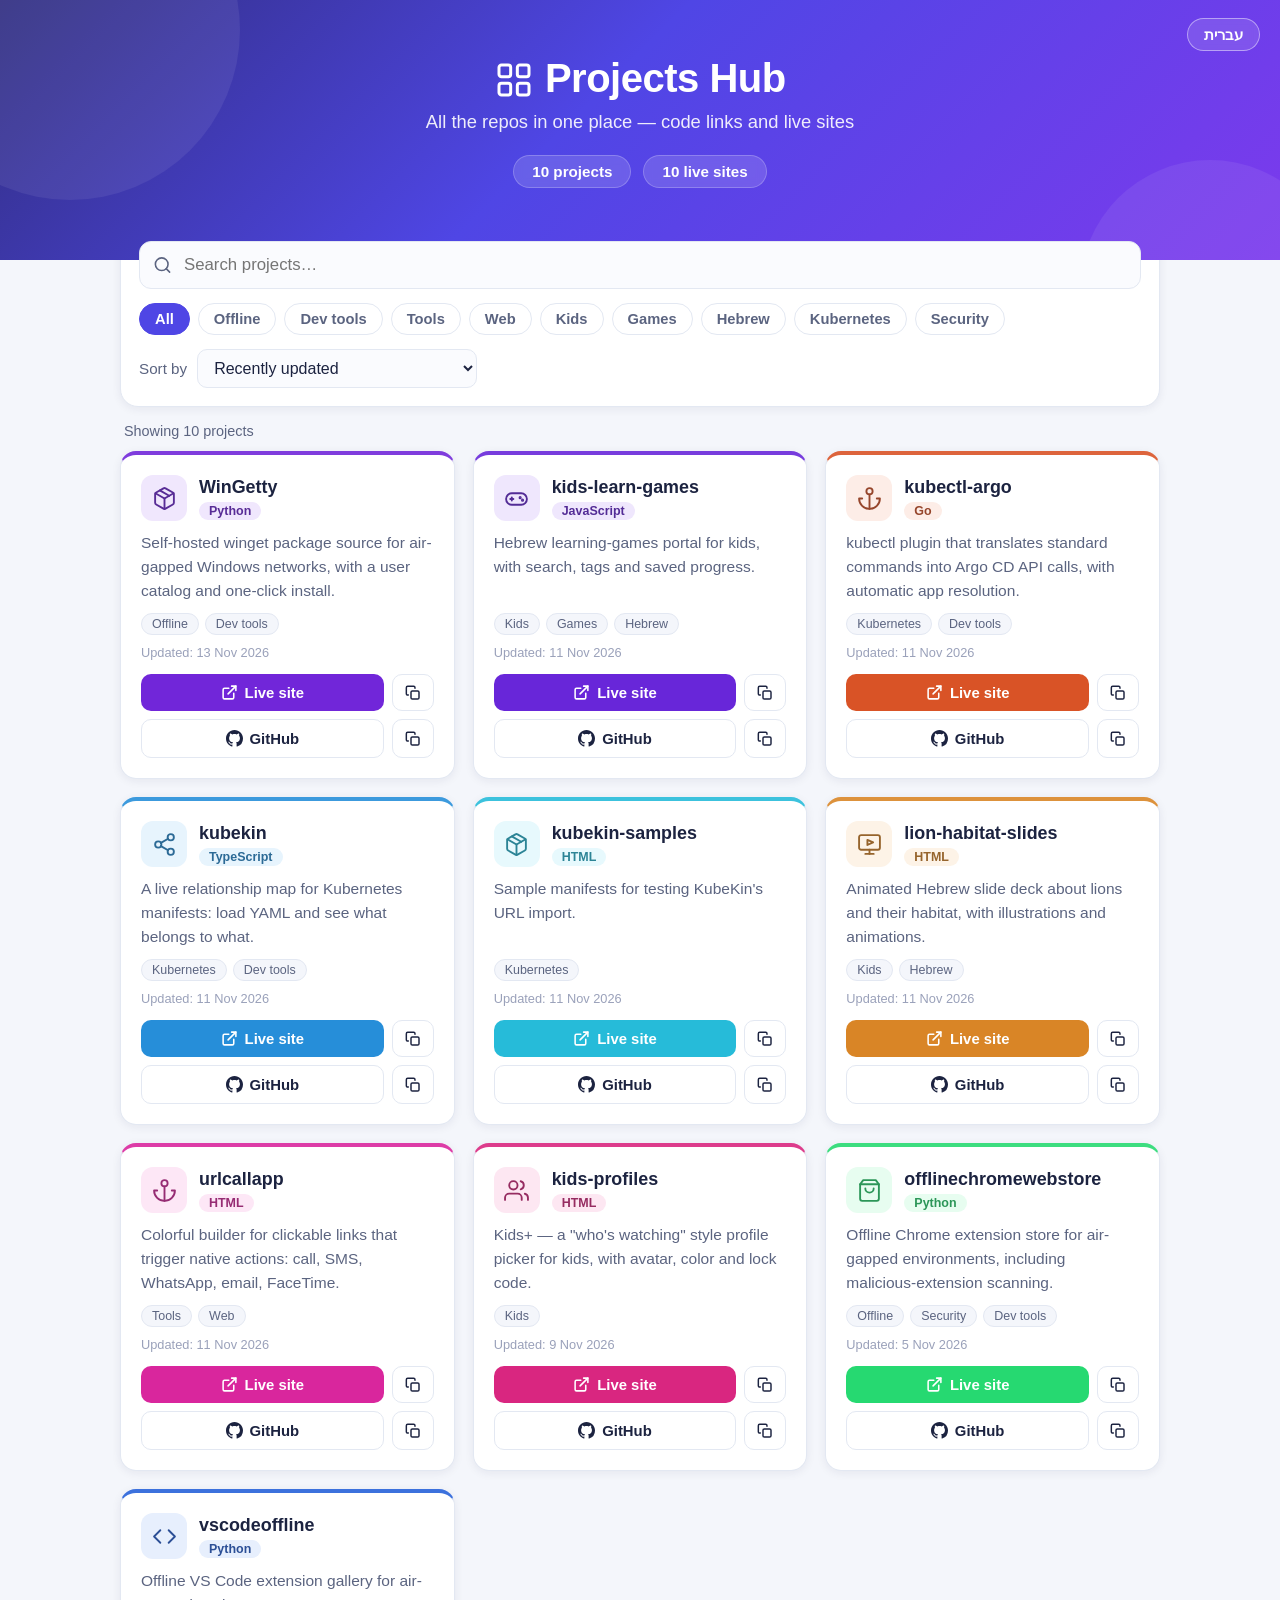
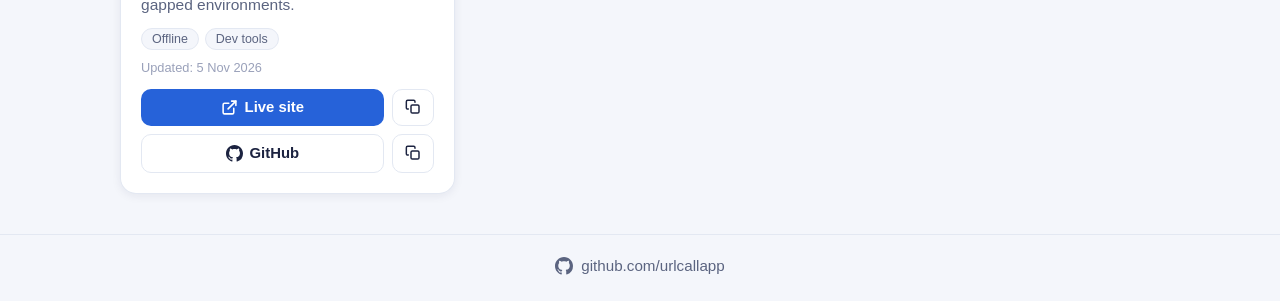
<file: index.html>
<!DOCTYPE html>
<html lang="en" dir="ltr">
<head>
<meta charset="UTF-8">
<meta name="viewport" content="width=device-width, initial-scale=1.0">
<title>Projects Hub</title>
<meta name="description" content="All of urlcallapp's repos in one place — GitHub and live-site links, with search and filters.">
<meta property="og:title" content="Projects Hub">
<meta property="og:type" content="website">
<meta property="og:image" content="https://urlcallapp.github.io/projects-hub/og-thumbnail-en.jpg">
<meta property="og:image:secure_url" content="https://urlcallapp.github.io/projects-hub/og-thumbnail-en.jpg">
<meta property="og:image:type" content="image/jpeg">
<meta property="og:image:width" content="1200">
<meta property="og:image:height" content="630">
<meta property="og:image:alt" content="Projects Hub - all of urlcallapp's repos in one place">
<meta name="twitter:card" content="summary_large_image">
<meta property="og:description" content="All of urlcallapp's repos in one place — GitHub and live-site links.">
<link rel="icon" href="data:image/svg+xml,<svg xmlns='http://www.w3.org/2000/svg' viewBox='0 0 100 100'><text y='.9em' font-size='90'>🗂️</text></svg>">
<link rel="stylesheet" href="styles.css">
</head>
<body>

<header class="hero">
  <a class="lang-switch" href="he/" hreflang="he" aria-label="Switch to Hebrew">עברית</a>
  <div class="hero-inner">
    <h1><span class="hero-emoji"><svg viewBox="0 0 24 24" fill="none" stroke="currentColor" stroke-width="1.8" stroke-linecap="round" stroke-linejoin="round" aria-hidden="true"><rect x="3" y="3" width="7" height="7" rx="1.5"/><rect x="14" y="3" width="7" height="7" rx="1.5"/><rect x="14" y="14" width="7" height="7" rx="1.5"/><rect x="3" y="14" width="7" height="7" rx="1.5"/></svg></span> Projects Hub</h1>
    <p class="subtitle">All the repos in one place — code links and live sites</p>
    <div class="stats" id="stats"></div>
  </div>
</header>

<main class="container">
  <div class="controls">
    <div class="search-wrap">
      <svg class="search-icon" viewBox="0 0 24 24" fill="none" stroke="currentColor" stroke-width="2" stroke-linecap="round" stroke-linejoin="round" aria-hidden="true"><circle cx="11" cy="11" r="8"/><line x1="21" y1="21" x2="16.65" y2="16.65"/></svg>
      <input type="search" id="search" placeholder="Search projects…" aria-label="Search projects">
    </div>
    <div class="chips" id="chips" role="group" aria-label="Filter by tag"></div>
    <label class="sort-row"><span>Sort by</span><select id="sort" aria-label="Sort by"><option value="updated">Recently updated</option><option value="oldest">Least recently updated</option><option value="name">Name (A to Z)</option><option value="name-desc">Name (Z to A)</option></select></label>
  </div>

  <p class="result-count" id="result-count" aria-live="polite"></p>

  <section class="grid" id="grid"></section>

  <p class="empty" id="empty" hidden>
    <span class="empty-emoji"><svg viewBox="0 0 24 24" fill="none" stroke="currentColor" stroke-width="1.8" stroke-linecap="round" stroke-linejoin="round" aria-hidden="true"><circle cx="11" cy="11" r="8"/><line x1="21" y1="21" x2="16.65" y2="16.65"/></svg></span><br>
    No projects match your search.
    <button class="clear-btn" id="clear-filters">Clear filters</button>
  </p>
</main>

<footer class="footer">
  <a href="https://github.com/urlcallapp" target="_blank" rel="noopener">
    <svg viewBox="0 0 16 16" width="18" height="18" fill="currentColor" aria-hidden="true"><path d="M8 0C3.58 0 0 3.58 0 8c0 3.54 2.29 6.53 5.47 7.59.4.07.55-.17.55-.38 0-.19-.01-.82-.01-1.49-2.01.37-2.53-.49-2.69-.94-.09-.23-.48-.94-.82-1.13-.28-.15-.68-.52-.01-.53.63-.01 1.08.58 1.23.82.72 1.21 1.87.87 2.33.66.07-.52.28-.87.51-1.07-1.78-.2-3.64-.89-3.64-3.95 0-.87.31-1.59.82-2.15-.08-.2-.36-1.02.08-2.12 0 0 .67-.21 2.2.82.64-.18 1.32-.27 2-.27s1.36.09 2 .27c1.53-1.04 2.2-.82 2.2-.82.44 1.1.16 1.92.08 2.12.51.56.82 1.27.82 2.15 0 3.07-1.87 3.75-3.65 3.95.29.25.54.73.54 1.48 0 1.07-.01 1.93-.01 2.2 0 .21.15.46.55.38A8.01 8.01 0 0 0 16 8c0-4.42-3.58-8-8-8Z"/></svg>
    github.com/urlcallapp
  </a>
</footer>

<script src="i18n-en.js"></script>
<script src="projects.js"></script>
<script src="app.js"></script>
</body>
</html>
</file>
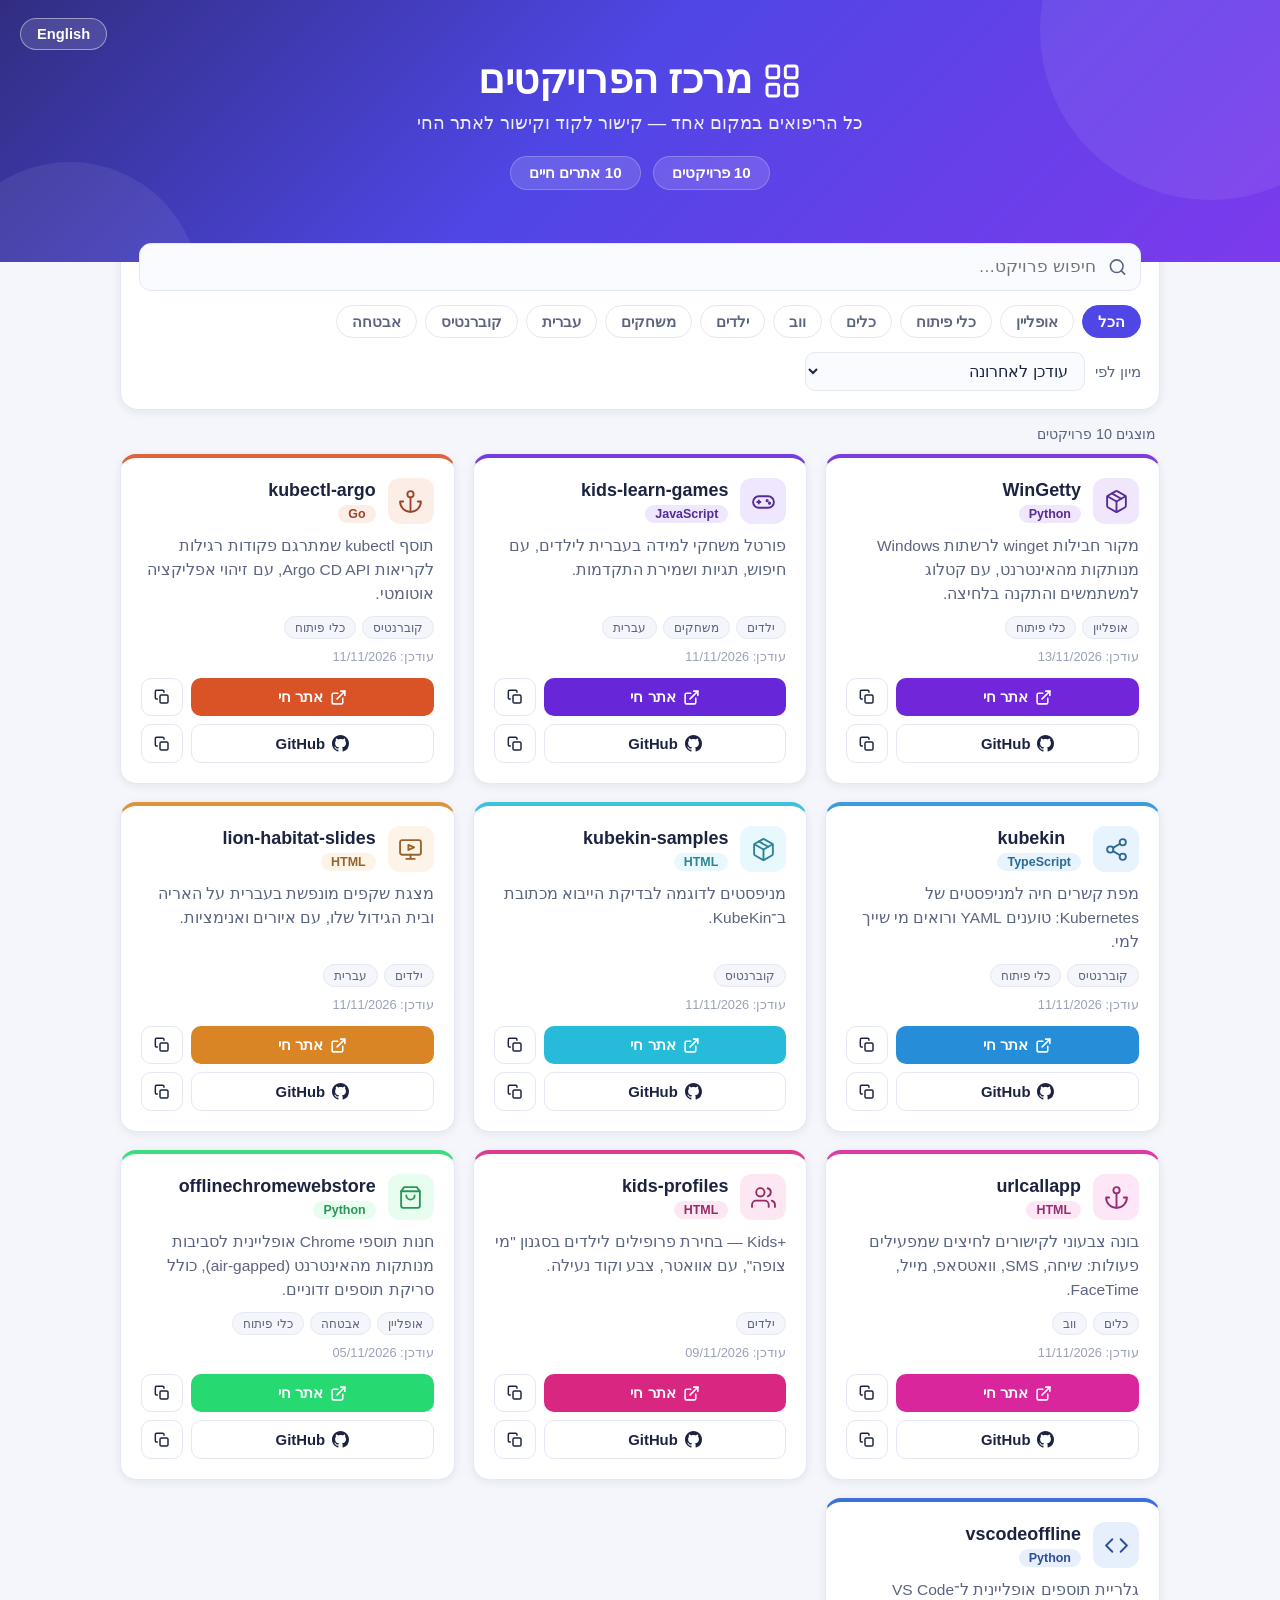
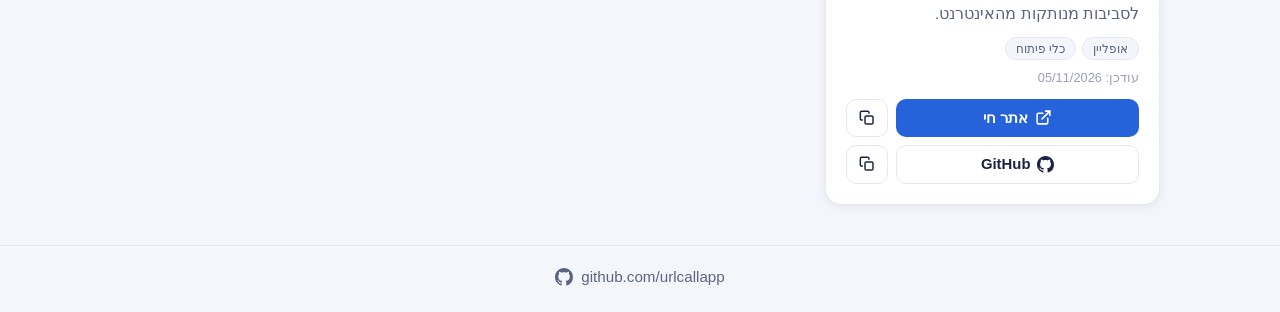
<file: he/index.html>
<!DOCTYPE html>
<html lang="he" dir="rtl">
<head>
<meta charset="UTF-8">
<meta name="viewport" content="width=device-width, initial-scale=1.0">
<title>מרכז הפרויקטים</title>
<meta name="description" content="כל הריפואים של urlcallapp במקום אחד — קישורים ל-GitHub ולאתרים חיים, עם חיפוש ופילטרים.">
<meta property="og:title" content="מרכז הפרויקטים">
<meta property="og:type" content="website">
<meta property="og:image" content="https://urlcallapp.github.io/projects-hub/og-thumbnail-he.jpg">
<meta property="og:image:secure_url" content="https://urlcallapp.github.io/projects-hub/og-thumbnail-he.jpg">
<meta property="og:image:type" content="image/jpeg">
<meta property="og:image:width" content="1200">
<meta property="og:image:height" content="630">
<meta property="og:image:alt" content="מרכז הפרויקטים - כל הריפואים של urlcallapp במקום אחד">
<meta name="twitter:card" content="summary_large_image">
<meta property="og:description" content="כל הריפואים של urlcallapp במקום אחד — קישורים ל-GitHub ולאתרים חיים.">
<link rel="icon" href="data:image/svg+xml,<svg xmlns='http://www.w3.org/2000/svg' viewBox='0 0 100 100'><text y='.9em' font-size='90'>🗂️</text></svg>">
<link rel="stylesheet" href="../styles.css">
</head>
<body>

<header class="hero">
  <a class="lang-switch" href="../" hreflang="en" aria-label="Switch to English">English</a>
  <div class="hero-inner">
    <h1><span class="hero-emoji"><svg viewBox="0 0 24 24" fill="none" stroke="currentColor" stroke-width="1.8" stroke-linecap="round" stroke-linejoin="round" aria-hidden="true"><rect x="3" y="3" width="7" height="7" rx="1.5"/><rect x="14" y="3" width="7" height="7" rx="1.5"/><rect x="14" y="14" width="7" height="7" rx="1.5"/><rect x="3" y="14" width="7" height="7" rx="1.5"/></svg></span> מרכז הפרויקטים</h1>
    <p class="subtitle">כל הריפואים במקום אחד — קישור לקוד וקישור לאתר החי</p>
    <div class="stats" id="stats"></div>
  </div>
</header>

<main class="container">
  <div class="controls">
    <div class="search-wrap">
      <svg class="search-icon" viewBox="0 0 24 24" fill="none" stroke="currentColor" stroke-width="2" stroke-linecap="round" stroke-linejoin="round" aria-hidden="true"><circle cx="11" cy="11" r="8"/><line x1="21" y1="21" x2="16.65" y2="16.65"/></svg>
      <input type="search" id="search" placeholder="חיפוש פרויקט…" aria-label="חיפוש פרויקט">
    </div>
    <div class="chips" id="chips" role="group" aria-label="סינון לפי תגית"></div>
    <label class="sort-row"><span>מיון לפי</span><select id="sort" aria-label="מיון לפי"><option value="updated">עודכן לאחרונה</option><option value="oldest">עודכן לפני הכי הרבה זמן</option><option value="name">שם (A-Z)</option><option value="name-desc">שם (Z-A)</option></select></label>
  </div>

  <p class="result-count" id="result-count" aria-live="polite"></p>

  <section class="grid" id="grid"></section>

  <p class="empty" id="empty" hidden>
    <span class="empty-emoji"><svg viewBox="0 0 24 24" fill="none" stroke="currentColor" stroke-width="1.8" stroke-linecap="round" stroke-linejoin="round" aria-hidden="true"><circle cx="11" cy="11" r="8"/><line x1="21" y1="21" x2="16.65" y2="16.65"/></svg></span><br>
    לא נמצאו פרויקטים שמתאימים לחיפוש.
    <button class="clear-btn" id="clear-filters">ניקוי סינון</button>
  </p>
</main>

<footer class="footer">
  <a href="https://github.com/urlcallapp" target="_blank" rel="noopener" dir="ltr">
    <svg viewBox="0 0 16 16" width="18" height="18" fill="currentColor" aria-hidden="true"><path d="M8 0C3.58 0 0 3.58 0 8c0 3.54 2.29 6.53 5.47 7.59.4.07.55-.17.55-.38 0-.19-.01-.82-.01-1.49-2.01.37-2.53-.49-2.69-.94-.09-.23-.48-.94-.82-1.13-.28-.15-.68-.52-.01-.53.63-.01 1.08.58 1.23.82.72 1.21 1.87.87 2.33.66.07-.52.28-.87.51-1.07-1.78-.2-3.64-.89-3.64-3.95 0-.87.31-1.59.82-2.15-.08-.2-.36-1.02.08-2.12 0 0 .67-.21 2.2.82.64-.18 1.32-.27 2-.27s1.36.09 2 .27c1.53-1.04 2.2-.82 2.2-.82.44 1.1.16 1.92.08 2.12.51.56.82 1.27.82 2.15 0 3.07-1.87 3.75-3.65 3.95.29.25.54.73.54 1.48 0 1.07-.01 1.93-.01 2.2 0 .21.15.46.55.38A8.01 8.01 0 0 0 16 8c0-4.42-3.58-8-8-8Z"/></svg>
    github.com/urlcallapp
  </a>
</footer>

<script src="../i18n-he.js"></script>
<script src="../projects.js"></script>
<script src="../app.js"></script>
</body>
</html>
</file>
<file: styles.css>
:root {
  --bg: #f4f6fb;
  --card: #ffffff;
  --ink: #1c2340;
  --muted: #5b6480;
  --line: #e3e8f2;
  --accent: #4f46e5;
  --accent-soft: #eef0ff;
  --shadow: 0 2px 10px rgba(28, 35, 64, 0.07);
  --shadow-hover: 0 10px 28px rgba(28, 35, 64, 0.14);
}

* { box-sizing: border-box; margin: 0; padding: 0; }

body {
  font-family: -apple-system, BlinkMacSystemFont, "Segoe UI", "Heebo", "Assistant", Arial, sans-serif;
  background: var(--bg);
  color: var(--ink);
  min-height: 100vh;
  display: flex;
  flex-direction: column;
}

/* ---------- Hero ---------- */
.hero {
  background: linear-gradient(135deg, #312e81 0%, #4f46e5 45%, #7c3aed 100%);
  color: #fff;
  padding: 56px 20px 72px;
  text-align: center;
  position: relative;
  overflow: hidden;
}
.hero::before, .hero::after {
  content: "";
  position: absolute;
  border-radius: 50%;
  background: rgba(255, 255, 255, 0.07);
}
.hero::before { width: 340px; height: 340px; top: -140px; inset-inline-start: -100px; }
.hero::after  { width: 260px; height: 260px; bottom: -160px; inset-inline-end: -60px; }

.hero-inner { position: relative; max-width: 900px; margin: 0 auto; }

.lang-switch {
  position: absolute;
  top: 18px;
  inset-inline-end: 20px;
  z-index: 2;
  color: #fff;
  text-decoration: none;
  font-size: 0.92rem;
  font-weight: 700;
  padding: 7px 16px;
  border: 1.5px solid rgba(255, 255, 255, 0.45);
  border-radius: 999px;
  background: rgba(255, 255, 255, 0.12);
  backdrop-filter: blur(4px);
  transition: background 0.15s;
}
.lang-switch:hover { background: rgba(255, 255, 255, 0.25); }

.hero h1 { font-size: 2.5rem; font-weight: 800; letter-spacing: -0.5px; }
.hero-emoji {
  display: inline-grid;
  place-items: center;
  vertical-align: -8px;
}
.hero-emoji svg { width: 40px; height: 40px; }
.subtitle { margin-top: 10px; font-size: 1.15rem; opacity: 0.9; }

.stats {
  margin-top: 22px;
  display: flex;
  gap: 12px;
  justify-content: center;
  flex-wrap: wrap;
}
.stat {
  background: rgba(255, 255, 255, 0.14);
  backdrop-filter: blur(4px);
  border: 1px solid rgba(255, 255, 255, 0.22);
  border-radius: 999px;
  padding: 7px 18px;
  font-size: 0.95rem;
  font-weight: 600;
}

/* ---------- Controls ---------- */
.container {
  width: 100%;
  max-width: 1080px;
  margin: -38px auto 0;
  padding: 0 20px 40px;
  flex: 1;
}

.controls {
  background: var(--card);
  border: 1px solid var(--line);
  border-radius: 18px;
  box-shadow: var(--shadow);
  padding: 18px;
  display: flex;
  flex-direction: column;
  gap: 14px;
}

.search-wrap { position: relative; }
.search-icon {
  position: absolute;
  inset-inline-start: 14px;
  top: 50%;
  transform: translateY(-50%);
  width: 19px;
  height: 19px;
  color: var(--muted);
  pointer-events: none;
}
#search {
  width: 100%;
  padding: 13px 16px;
  padding-inline-start: 44px;
  font-size: 1.05rem;
  font-family: inherit;
  color: var(--ink);
  border: 1.5px solid var(--line);
  border-radius: 12px;
  background: #fafbfe;
  outline: none;
  transition: border-color 0.15s, box-shadow 0.15s;
}
#search:focus {
  border-color: var(--accent);
  box-shadow: 0 0 0 3px var(--accent-soft);
  background: #fff;
}

.chips { display: flex; flex-wrap: wrap; gap: 8px; }
.chip {
  border: 1.5px solid var(--line);
  background: #fff;
  color: var(--muted);
  font-family: inherit;
  font-size: 0.92rem;
  font-weight: 600;
  padding: 7px 15px;
  border-radius: 999px;
  cursor: pointer;
  transition: all 0.15s;
}
.chip:hover { border-color: var(--accent); color: var(--accent); }
.chip.active {
  background: var(--accent);
  border-color: var(--accent);
  color: #fff;
}

.result-count {
  margin: 16px 4px 12px;
  font-size: 0.9rem;
  color: var(--muted);
}

/* ---------- Grid & cards ---------- */
.grid {
  display: grid;
  grid-template-columns: repeat(auto-fill, minmax(300px, 1fr));
  gap: 18px;
}

.card {
  background: var(--card);
  border: 1px solid var(--line);
  border-radius: 16px;
  box-shadow: var(--shadow);
  padding: 20px;
  display: flex;
  flex-direction: column;
  gap: 10px;
  transition: transform 0.15s, box-shadow 0.15s;
  border-top: 4px solid hsl(var(--hue) 70% 55%);
}
.card:hover { transform: translateY(-3px); box-shadow: var(--shadow-hover); }

.card-head { display: flex; align-items: center; gap: 12px; }
.card-icon {
  width: 46px;
  height: 46px;
  flex-shrink: 0;
  display: grid;
  place-items: center;
  border-radius: 12px;
  background: hsl(var(--hue) 85% 95%);
  color: hsl(var(--hue) 55% 38%);
}
.card-icon svg { width: 25px; height: 25px; }
.card-name {
  font-size: 1.12rem;
  font-weight: 700;
  direction: ltr;
  text-align: start;
  word-break: break-all;
}
.card-lang {
  font-size: 0.78rem;
  font-weight: 600;
  color: hsl(var(--hue) 55% 38%);
  background: hsl(var(--hue) 85% 95%);
  border-radius: 999px;
  padding: 2px 10px;
  display: inline-block;
  margin-top: 4px;
  direction: ltr;
}

.card-desc { color: var(--muted); font-size: 0.97rem; line-height: 1.55; flex: 1; }

.card-tags { display: flex; flex-wrap: wrap; gap: 6px; }
.card-tag {
  font-size: 0.78rem;
  color: var(--muted);
  background: var(--bg);
  border: 1px solid var(--line);
  border-radius: 999px;
  padding: 3px 10px;
}

.card-meta { font-size: 0.8rem; color: #9aa1ba; }

.card-links { display: flex; flex-direction: column; gap: 8px; margin-top: 4px; }
.link-row { display: flex; gap: 8px; align-items: stretch; }
.btn {
  display: inline-flex;
  align-items: center;
  justify-content: center;
  gap: 7px;
  flex: 1;
  padding: 10px 12px;
  border-radius: 10px;
  font-size: 0.93rem;
  font-weight: 700;
  text-decoration: none;
  transition: filter 0.15s, background 0.15s;
}
.btn svg { width: 17px; height: 17px; }
.btn:hover { filter: brightness(1.08); }
.btn-site { background: hsl(var(--hue) 70% 50%); color: #fff; }
.btn-git {
  background: #fff;
  color: var(--ink);
  border: 1.5px solid var(--line);
}
.btn-git:hover { background: var(--bg); filter: none; }
.btn-git.solo { flex: 1; }

.btn-copy {
  flex: 0 0 auto;
  width: 42px;
  padding: 0;
  background: #fff;
  color: var(--ink);
  border: 1.5px solid var(--line);
  border-radius: 10px;
  cursor: pointer;
  display: inline-flex;
  align-items: center;
  justify-content: center;
}
.btn-copy svg { width: 16px; height: 16px; }
.btn-copy:hover { background: var(--bg); }
.btn-copy.copied { border-color: #1f883d; color: #1f883d; }
.btn-copy.copy-failed { border-color: #c00; color: #c00; }

.no-site {
  font-size: 0.8rem;
  color: #9aa1ba;
  text-align: center;
}

/* ---------- Empty state ---------- */
.empty {
  text-align: center;
  color: var(--muted);
  font-size: 1.05rem;
  padding: 60px 20px;
}
.empty-emoji { display: inline-grid; place-items: center; color: var(--muted); }
.empty-emoji svg { width: 42px; height: 42px; }
.clear-btn {
  display: block;
  margin: 16px auto 0;
  border: none;
  background: var(--accent);
  color: #fff;
  font-family: inherit;
  font-size: 0.95rem;
  font-weight: 700;
  padding: 10px 22px;
  border-radius: 999px;
  cursor: pointer;
}

/* ---------- Footer ---------- */
.footer {
  text-align: center;
  padding: 22px;
  border-top: 1px solid var(--line);
}
.footer a {
  color: var(--muted);
  text-decoration: none;
  font-size: 0.95rem;
  display: inline-flex;
  align-items: center;
  gap: 8px;
}
.footer a:hover { color: var(--accent); }

/* ---------- Mobile ---------- */
@media (max-width: 560px) {
  .hero { padding: 68px 16px 64px; } /* top padding clears the absolutely-positioned language switch */
  .hero h1 { font-size: 1.9rem; }
  .subtitle { font-size: 1rem; }
  .grid { grid-template-columns: 1fr; }
  .container { padding: 0 14px 32px; }
}

.sort-row { display: flex; align-items: center; gap: 10px; color: var(--muted); font-size: 0.95rem; }
#sort {
  flex: 1;
  max-width: 280px;
  min-width: 0;
  padding: 9px 12px;
  font-size: 1rem;
  font-family: inherit;
  color: var(--ink);
  border: 1.5px solid var(--line);
  border-radius: 10px;
  background: #fafbfe;
}
#sort:focus { outline: none; border-color: var(--accent); box-shadow: 0 0 0 3px var(--accent-soft); }
</file>
